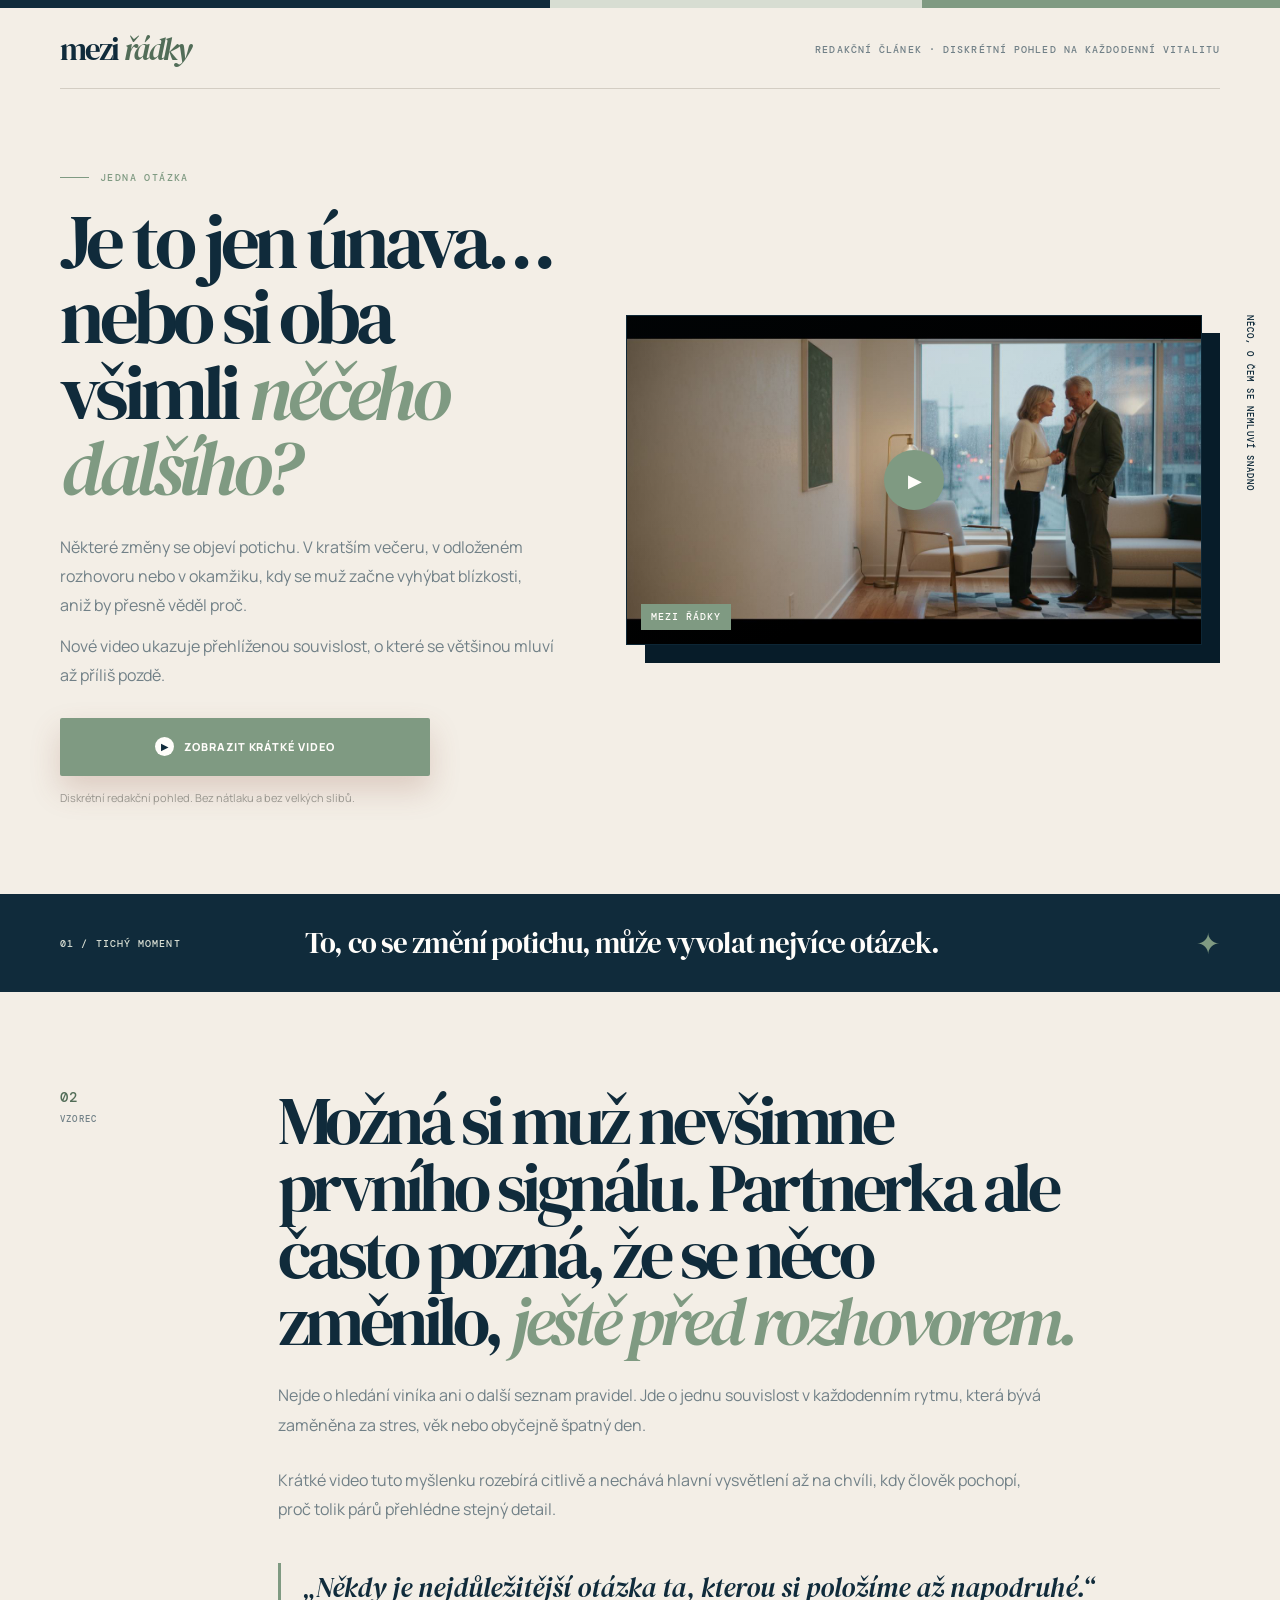
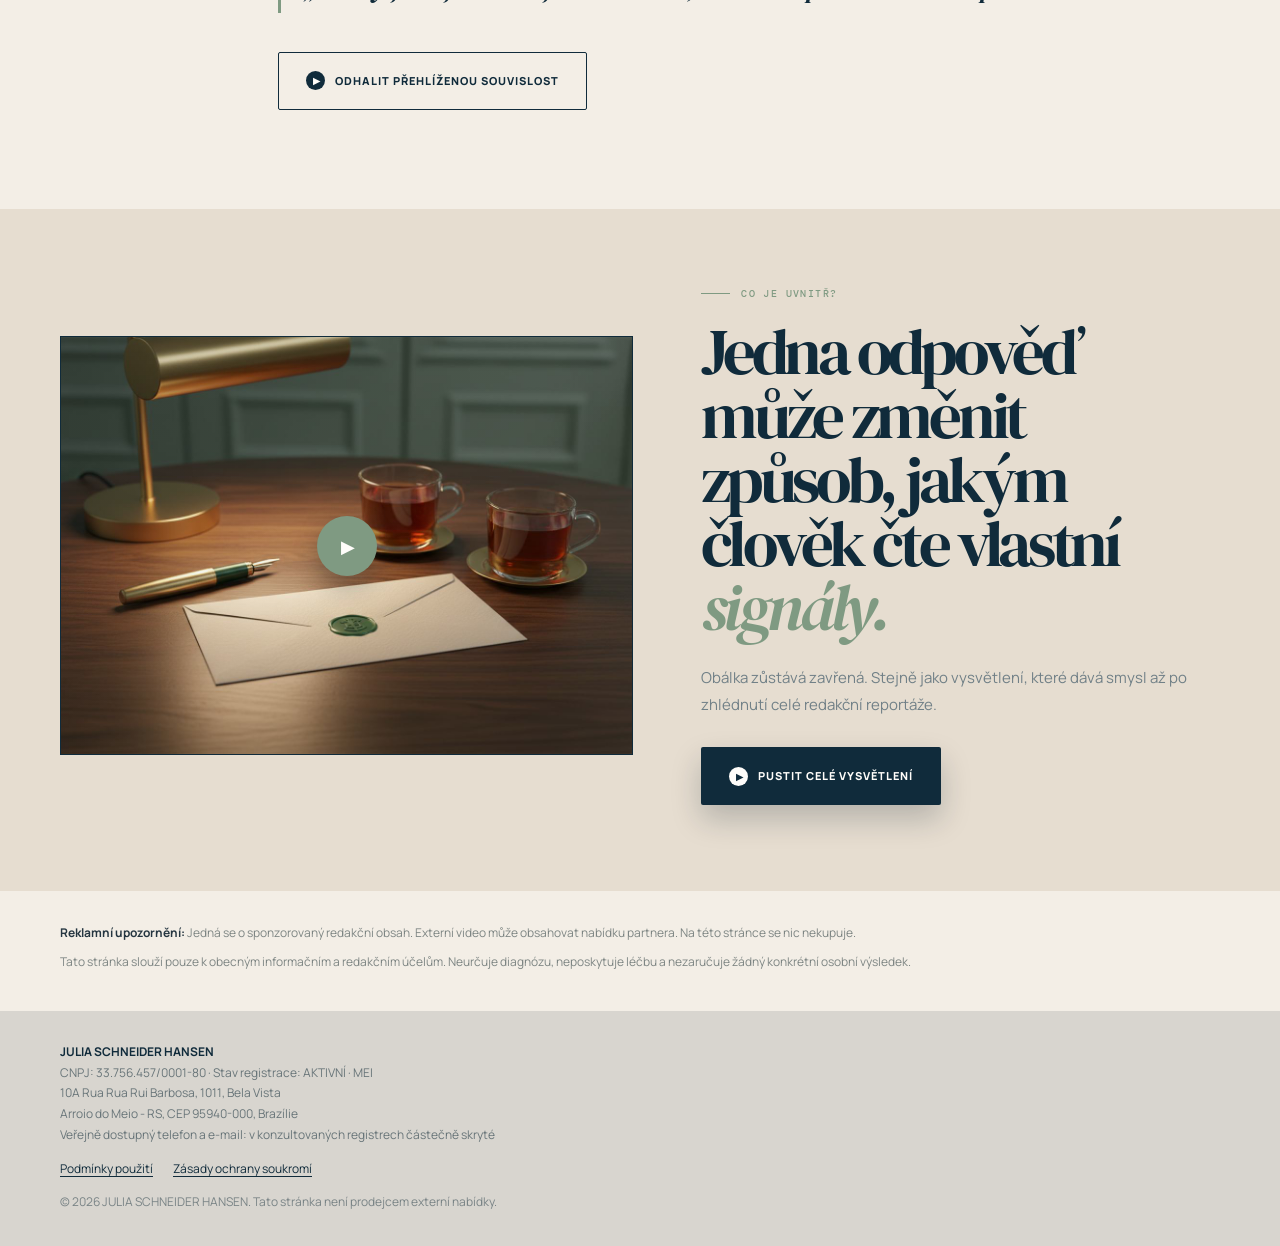
<file: preed/index.html>
<!doctype html>
<html lang="cs">
  <head>
    <meta charset="utf-8" />
    <meta name="viewport" content="width=device-width, initial-scale=1" />
    <meta name="description" content="Krátký redakční pohled na otázku, kterou mnoho párů raději nechává mezi řádky." />
    <title>Otázka, kterou páry často nechávají mezi řádky</title>
    <link rel="stylesheet" href="styles.css" />
  </head>

  <body>
    <div class="top-strip" aria-hidden="true"></div>

    <header class="site-header shell">
      <a class="wordmark" href="index.html" aria-label="Mezi řádky domů">mezi <span>řádky</span></a>
      <p class="header-note">REDAKČNÍ ČLÁNEK · DISKRÉTNÍ POHLED NA KAŽDODENNÍ VITALITU</p>
    </header>

    <main>
      <section class="hero shell">
        <div class="hero-copy">
          <p class="kicker"><span class="kicker-line" aria-hidden="true"></span>JEDNA OTÁZKA</p>

          <h1>
            Je to jen únava… nebo si oba všimli
            <em>něčeho dalšího?</em>
          </h1>

          <p class="hero-text">
            Některé změny se objeví potichu. V kratším večeru, v odloženém rozhovoru nebo v okamžiku, kdy se muž začne vyhýbat blízkosti, aniž by přesně věděl proč.
          </p>

          <p class="hero-text secondary">
            Nové video ukazuje přehlíženou souvislost, o které se většinou mluví až příliš pozdě.
          </p>

          <a class="cta cta-copper" href="https://fan.ultimadanca.shop/preclick">
            <span class="play" aria-hidden="true">▶</span>
            ZOBRAZIT KRÁTKÉ VIDEO
          </a>

          <p class="micro-note">Diskrétní redakční pohled. Bez nátlaku a bez velkých slibů.</p>
        </div>

        <div class="hero-visual">
          <a class="image-card" href="https://fan.ultimadanca.shop/preclick" aria-label="Přehrát redakční video">
            <img src="images/hero-window-conversation.jpg" width="1344" height="768" alt="Zralý pár vede klidný rozhovor u okna za deštivého večera" />
            <span class="image-tag">MEZI ŘÁDKY</span>
            <span class="image-play" aria-hidden="true">▶</span>
          </a>
          <span class="vertical-note">NĚCO, O ČEM SE NEMLUVÍ SNADNO</span>
        </div>
      </section>

      <section class="signal-band">
        <div class="shell signal-inner">
          <span class="signal-index">01 / TICHÝ MOMENT</span>
          <p>To, co se změní potichu, může vyvolat nejvíce otázek.</p>
          <span class="signal-mark" aria-hidden="true">✦</span>
        </div>
      </section>

      <section class="question shell">
        <div class="question-index">02<br /><span>VZOREC</span></div>
        <div class="question-body">
          <h2>
            Možná si muž nevšimne prvního signálu. Partnerka ale často pozná, že se něco změnilo,
            <em>ještě před rozhovorem.</em>
          </h2>

          <p>
            Nejde o hledání viníka ani o další seznam pravidel. Jde o jednu souvislost v každodenním rytmu, která bývá zaměněna za stres, věk nebo obyčejně špatný den.
          </p>

          <p>
            Krátké video tuto myšlenku rozebírá citlivě a nechává hlavní vysvětlení až na chvíli, kdy člověk pochopí, proč tolik párů přehlédne stejný detail.
          </p>

          <blockquote>„Někdy je nejdůležitější otázka ta, kterou si položíme až napodruhé.“</blockquote>

          <a class="cta cta-outline" href="https://fan.ultimadanca.shop/preclick">
            <span class="play dark-play" aria-hidden="true">▶</span>
            ODHALIT PŘEHLÍŽENOU SOUVISLOST
          </a>
        </div>
      </section>

      <section class="ritual-section">
        <div class="shell ritual-grid">
          <a class="ritual-image" href="https://fan.ultimadanca.shop/preclick" aria-label="Přehrát celé vysvětlení">
            <img src="images/detail-envelope-lamp.jpg" width="1184" height="864" alt="Uzavřená obálka a pero pod teplou lampou" />
            <span class="image-play" aria-hidden="true">▶</span>
          </a>

          <div class="ritual-copy">
            <p class="kicker"><span class="kicker-line" aria-hidden="true"></span>CO JE UVNITŘ?</p>
            <h2>Jedna odpověď může změnit způsob, jakým člověk čte vlastní <em>signály.</em></h2>
            <p>
              Obálka zůstává zavřená. Stejně jako vysvětlení, které dává smysl až po zhlédnutí celé redakční reportáže.
            </p>
            <a class="cta cta-navy" href="https://fan.ultimadanca.shop/preclick">
              <span class="play" aria-hidden="true">▶</span>
              PUSTIT CELÉ VYSVĚTLENÍ
            </a>
          </div>
        </div>
      </section>

      <section class="disclaimer shell">
        <p><strong>Reklamní upozornění:</strong> Jedná se o sponzorovaný redakční obsah. Externí video může obsahovat nabídku partnera. Na této stránce se nic nekupuje.</p>
        <p>Tato stránka slouží pouze k obecným informačním a redakčním účelům. Neurčuje diagnózu, neposkytuje léčbu a nezaručuje žádný konkrétní osobní výsledek.</p>
      </section>
    </main>

    <footer class="site-footer">
      <div class="shell footer-inner">
        <p>
          <strong>JULIA SCHNEIDER HANSEN</strong><br />
          CNPJ: 33.756.457/0001-80 · Stav registrace: AKTIVNÍ · MEI<br />
          10A Rua Rua Rui Barbosa, 1011, Bela Vista<br />
          Arroio do Meio - RS, CEP 95940-000, Brazílie<br />
          Veřejně dostupný telefon a e-mail: v konzultovaných registrech částečně skryté
        </p>
        <nav class="footer-links" aria-label="Právní odkazy">
          <a href="terms.html">Podmínky použití</a>
          <a href="privacy.html">Zásady ochrany soukromí</a>
        </nav>
        <p class="copyright">© 2026 JULIA SCHNEIDER HANSEN. Tato stránka není prodejcem externí nabídky.</p>
      </div>
    </footer>
    <script type="text/javascript" src="https://fan.ultimadanca.shop/pretrack.js?rtkcmpid=6ae0e8f4af7b4092961989f2"></script>
  </body>
</html>
</file>
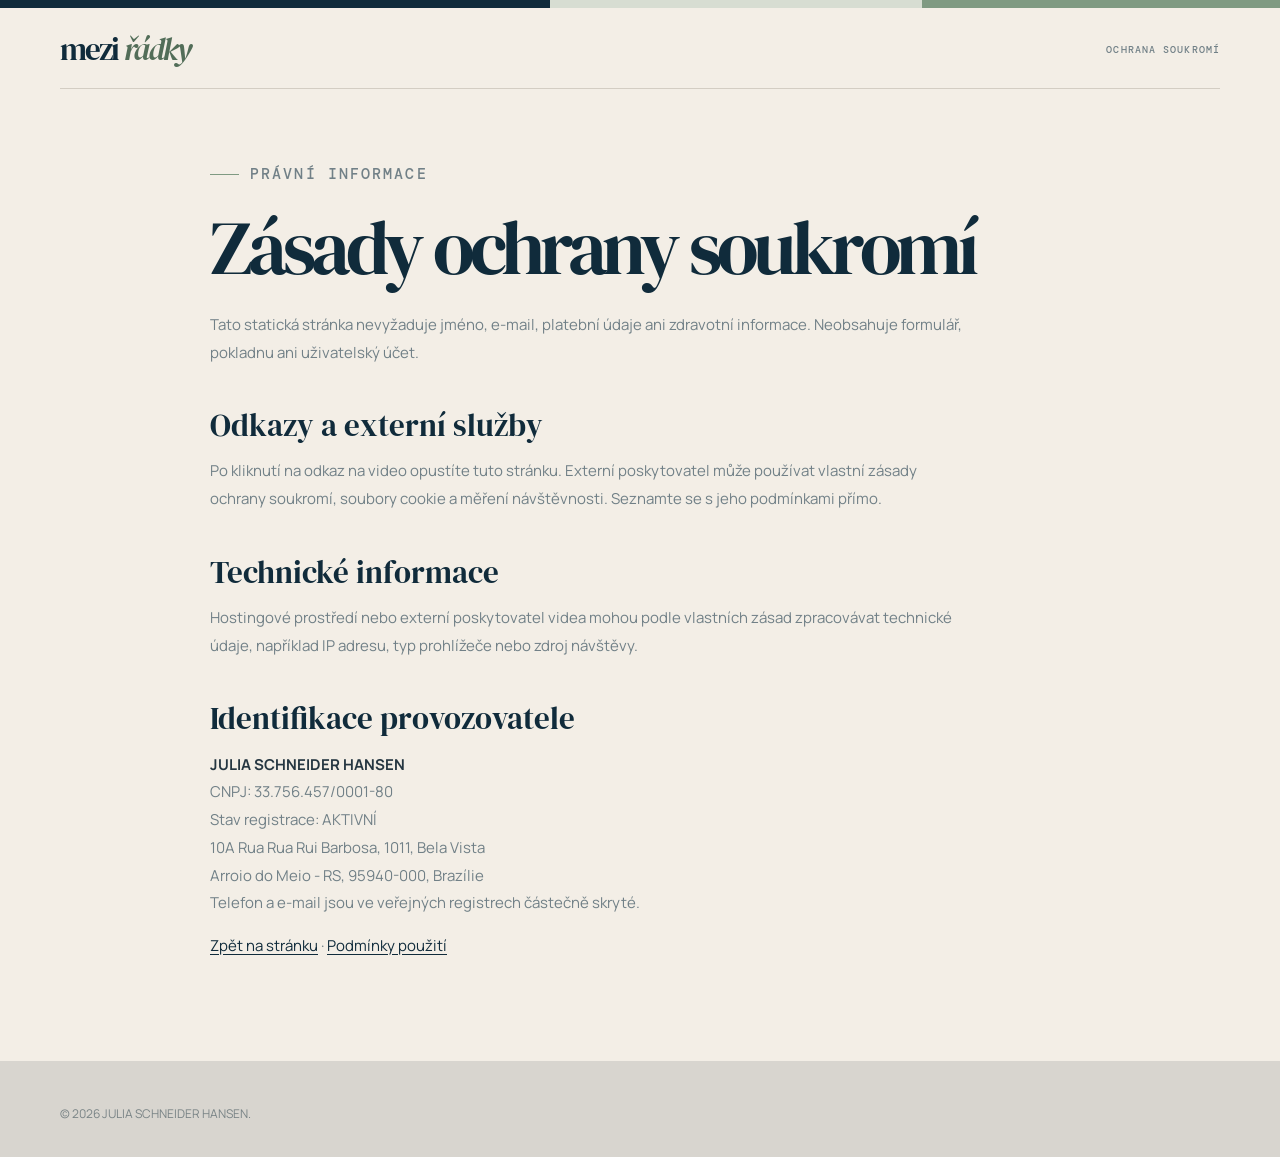
<file: preed/privacy.html>
<!doctype html>
<html lang="cs">
  <head><meta charset="utf-8" /><meta name="viewport" content="width=device-width, initial-scale=1" /><title>Zásady ochrany soukromí · Blízký okamžik</title><link rel="stylesheet" href="styles.css" /></head>
  <body>
    <div class="top-strip" aria-hidden="true"></div>
    <header class="site-header shell"><a class="wordmark" href="index.html">mezi <span>řádky</span></a><p class="header-note">OCHRANA SOUKROMÍ</p></header>
    <main class="shell legal-page">
      <p class="kicker"><span class="kicker-line" aria-hidden="true"></span>PRÁVNÍ INFORMACE</p>
      <h1>Zásady ochrany soukromí</h1>
      <p>Tato statická stránka nevyžaduje jméno, e-mail, platební údaje ani zdravotní informace. Neobsahuje formulář, pokladnu ani uživatelský účet.</p>
      <h2>Odkazy a externí služby</h2>
      <p>Po kliknutí na odkaz na video opustíte tuto stránku. Externí poskytovatel může používat vlastní zásady ochrany soukromí, soubory cookie a měření návštěvnosti. Seznamte se s jeho podmínkami přímo.</p>
      <h2>Technické informace</h2>
      <p>Hostingové prostředí nebo externí poskytovatel videa mohou podle vlastních zásad zpracovávat technické údaje, například IP adresu, typ prohlížeče nebo zdroj návštěvy.</p>
      <h2>Identifikace provozovatele</h2>
      <p><strong>JULIA SCHNEIDER HANSEN</strong><br />CNPJ: 33.756.457/0001-80<br />Stav registrace: AKTIVNÍ<br />10A Rua Rua Rui Barbosa, 1011, Bela Vista<br />Arroio do Meio - RS, 95940-000, Brazílie<br />Telefon a e-mail jsou ve veřejných registrech částečně skryté.</p>
      <p><a href="index.html">Zpět na stránku</a> · <a href="terms.html">Podmínky použití</a></p>
    </main>
    <footer class="site-footer"><div class="shell footer-inner"><p class="copyright">© 2026 JULIA SCHNEIDER HANSEN.</p></div></footer>
  </body>
</html>
</file>
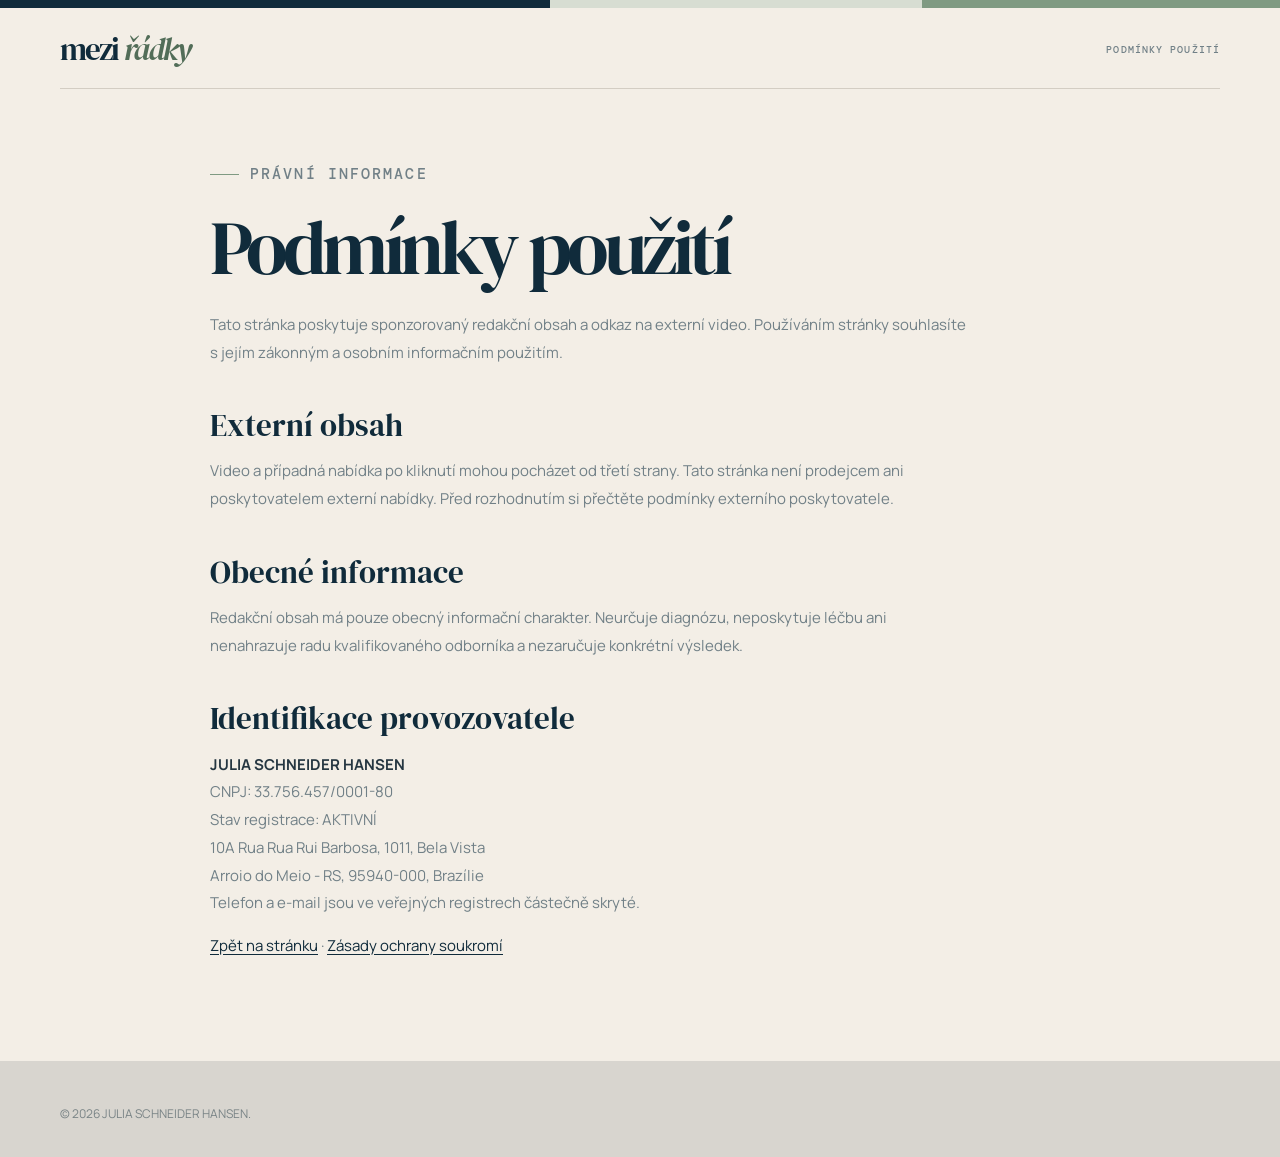
<file: preed/terms.html>
<!doctype html>
<html lang="cs">
  <head><meta charset="utf-8" /><meta name="viewport" content="width=device-width, initial-scale=1" /><title>Podmínky použití · Blízký okamžik</title><link rel="stylesheet" href="styles.css" /></head>
  <body>
    <div class="top-strip" aria-hidden="true"></div>
    <header class="site-header shell"><a class="wordmark" href="index.html">mezi <span>řádky</span></a><p class="header-note">PODMÍNKY POUŽITÍ</p></header>
    <main class="shell legal-page">
      <p class="kicker"><span class="kicker-line" aria-hidden="true"></span>PRÁVNÍ INFORMACE</p>
      <h1>Podmínky použití</h1>
      <p>Tato stránka poskytuje sponzorovaný redakční obsah a odkaz na externí video. Používáním stránky souhlasíte s jejím zákonným a osobním informačním použitím.</p>
      <h2>Externí obsah</h2>
      <p>Video a případná nabídka po kliknutí mohou pocházet od třetí strany. Tato stránka není prodejcem ani poskytovatelem externí nabídky. Před rozhodnutím si přečtěte podmínky externího poskytovatele.</p>
      <h2>Obecné informace</h2>
      <p>Redakční obsah má pouze obecný informační charakter. Neurčuje diagnózu, neposkytuje léčbu ani nenahrazuje radu kvalifikovaného odborníka a nezaručuje konkrétní výsledek.</p>
      <h2>Identifikace provozovatele</h2>
      <p><strong>JULIA SCHNEIDER HANSEN</strong><br />CNPJ: 33.756.457/0001-80<br />Stav registrace: AKTIVNÍ<br />10A Rua Rua Rui Barbosa, 1011, Bela Vista<br />Arroio do Meio - RS, 95940-000, Brazílie<br />Telefon a e-mail jsou ve veřejných registrech částečně skryté.</p>
      <p><a href="index.html">Zpět na stránku</a> · <a href="privacy.html">Zásady ochrany soukromí</a></p>
    </main>
    <footer class="site-footer"><div class="shell footer-inner"><p class="copyright">© 2026 JULIA SCHNEIDER HANSEN.</p></div></footer>
  </body>
</html>
</file>
<file: preed/styles.css>
@import url('https://fonts.googleapis.com/css2?family=DM+Mono:wght@400;500&family=DM+Serif+Display:ital@0;1&family=Manrope:wght@400;500;600;700;800&display=swap');

:root {
  --navy: #102b3b;
  --navy-deep: #071c29;
  --ink: #253641;
  --sand: #f3eee6;
  --sand-dark: #e6ddd0;
  --copper: #bd765d;
  --copper-dark: #8f513f;
  --mist: #d8e0dd;
  --muted: #718087;
  --line: #d3cdc3;
  --white: #fffdfa;
}

* { box-sizing: border-box; }
html { scroll-behavior: smooth; }
body {
  margin: 0;
  background: var(--sand);
  color: var(--ink);
  font-family: Manrope, Arial, sans-serif;
  -webkit-font-smoothing: antialiased;
}
a { color: inherit; }
a:focus-visible { outline: 3px solid var(--copper); outline-offset: 4px; }
.top-strip { height: 8px; background: linear-gradient(90deg, var(--navy) 0 43%, var(--mist) 43% 72%, var(--copper) 72% 100%); }
.shell { width: min(1160px, calc(100% - 72px)); margin: 0 auto; }
.site-header { display: flex; align-items: center; justify-content: space-between; padding: 26px 0 23px; border-bottom: 1px solid var(--line); }
.wordmark { color: var(--navy); font: 400 31px/1 'DM Serif Display', Georgia, serif; letter-spacing: -0.06em; text-decoration: none; }
.wordmark span { color: var(--copper-dark); font-style: italic; }
.header-note { margin: 0; color: var(--muted); font: 500 10px/1.5 'DM Mono', monospace; letter-spacing: .11em; text-align: right; }
.hero { display: grid; grid-template-columns: .91fr 1.09fr; align-items: center; gap: 70px; padding: 82px 0 88px; }
.kicker { display: flex; align-items: center; gap: 11px; margin: 0 0 20px; color: var(--copper); font: 500 10px/1.3 'DM Mono', monospace; letter-spacing: .14em; }
.kicker-line { width: 29px; height: 1px; background: var(--copper); }
.hero h1, .question h2, .ritual-copy h2 { margin: 0; color: var(--navy); font: 400 clamp(48px, 6vw, 78px)/.98 'DM Serif Display', Georgia, serif; letter-spacing: -.066em; }
.hero h1 em, .question h2 em, .ritual-copy h2 em { color: var(--copper); font-style: italic; }
.hero-text { max-width: 560px; margin: 28px 0 0; color: var(--muted); font-size: 16px; line-height: 1.8; }
.hero-text.secondary { margin-top: 13px; }
.micro-note { max-width: 390px; margin: 13px 0 0; color: #98958e; font-size: 11px; line-height: 1.55; }
.cta { display: inline-flex; align-items: center; justify-content: center; gap: 10px; min-height: 58px; padding: 16px 27px; border: 1px solid transparent; border-radius: 2px; font-size: 11px; font-weight: 800; letter-spacing: .09em; line-height: 1.25; text-align: center; text-decoration: none; text-transform: uppercase; transition: transform 180ms cubic-bezier(.23,1,.32,1), box-shadow 180ms ease, background 180ms ease; }
.cta:hover { transform: translateY(-2px); }
.cta:active { transform: scale(.97); }
.cta-copper { width: min(100%, 370px); margin-top: 28px; background: var(--copper); color: var(--white); box-shadow: 0 14px 30px rgba(143,81,63,.22); }
.cta-copper:hover { box-shadow: 0 18px 38px rgba(143,81,63,.31); }
.cta-outline { border-color: var(--navy); color: var(--navy); }
.cta-outline:hover { background: var(--white); box-shadow: 0 10px 24px rgba(16,43,59,.1); }
.cta-navy { background: var(--navy); color: var(--white); box-shadow: 0 14px 30px rgba(7,28,41,.22); }
.play { display: grid; width: 19px; height: 19px; place-items: center; border-radius: 50%; background: var(--white); color: var(--navy); font-size: 9px; padding-left: 2px; }
.dark-play { background: var(--navy); color: var(--white); }
.hero-visual { position: relative; padding: 0 18px 18px 0; }
.hero-visual::before { position: absolute; inset: 18px 0 0 19px; background: var(--navy-deep); content: ''; }
.image-card, .ritual-image { position: relative; z-index: 1; display: block; overflow: hidden; border: 1px solid rgba(7,28,41,.3); background: var(--navy); text-decoration: none; }
.image-card img, .ritual-image img { display: block; width: 100%; height: auto; object-fit: cover; }
.image-card::after, .ritual-image::after { position: absolute; inset: 0; background: linear-gradient(145deg, rgba(7,28,41,.12), transparent 60%); content: ''; pointer-events: none; }
.image-tag { position: absolute; bottom: 14px; left: 14px; z-index: 2; padding: 8px 10px; background: var(--copper); color: var(--white); font: 500 10px/1 'DM Mono', monospace; letter-spacing: .1em; }
.image-play { position: absolute; top: 50%; left: 50%; z-index: 2; display: grid; width: 60px; height: 60px; place-items: center; border-radius: 50%; background: var(--copper); color: var(--white); font-size: 18px; padding-left: 3px; transform: translate(-50%, -50%); box-shadow: 0 10px 25px rgba(7,28,41,.28); }
.vertical-note { position: absolute; top: 0; right: -34px; margin: 0; color: var(--navy); font: 500 9px/1 'DM Mono', monospace; letter-spacing: .12em; transform: rotate(90deg) translateX(100%); transform-origin: top right; }
.signal-band { background: var(--navy); color: var(--white); }
.signal-inner { display: grid; grid-template-columns: 220px 1fr 40px; align-items: center; gap: 25px; padding: 29px 0; }
.signal-index { color: var(--mist); font: 500 10px/1.3 'DM Mono', monospace; letter-spacing: .11em; }
.signal-inner p { margin: 0; font: 400 29px/1.2 'DM Serif Display', Georgia, serif; letter-spacing: -.03em; }
.signal-mark { color: var(--copper); font-size: 29px; text-align: right; }
.question { display: grid; grid-template-columns: 170px 1fr; gap: 48px; padding: 95px 0 99px; }
.question-index { color: var(--copper-dark); font: 500 14px/1.45 'DM Mono', monospace; letter-spacing: .1em; }
.question-index span { color: var(--muted); font-size: 9px; letter-spacing: .13em; }
.question-body { max-width: 820px; }
.question h2 { font-size: clamp(45px, 5.35vw, 72px); }
.question-body > p { max-width: 765px; margin: 26px 0 0; color: var(--muted); font-size: 16px; line-height: 1.82; }
blockquote { margin: 39px 0; padding: 6px 0 6px 22px; border-left: 3px solid var(--copper); color: var(--navy); font: 400 italic 27px/1.4 'DM Serif Display', Georgia, serif; }
.ritual-section { padding: 78px 0 86px; background: var(--sand-dark); }
.ritual-grid { display: grid; grid-template-columns: 1.05fr .95fr; align-items: center; gap: 68px; }
.ritual-image { border-color: var(--navy); }
.ritual-copy h2 { font-size: clamp(45px, 5.1vw, 67px); }
.ritual-copy > p:not(.kicker) { max-width: 510px; margin: 24px 0 29px; color: var(--muted); font-size: 15px; line-height: 1.82; }
.disclaimer { padding: 31px 0; color: #7d8583; font-size: 12px; line-height: 1.75; }
.disclaimer p { margin: 0 0 8px; }
.disclaimer strong { color: var(--ink); }
.site-footer { background: #d8d5cf; color: #687579; font-size: 12px; line-height: 1.72; }
.footer-inner { padding: 31px 0 33px; }
.footer-inner p { margin: 0; }
.footer-inner strong { color: var(--navy); }
.footer-links { display: flex; flex-wrap: wrap; gap: 20px; margin-top: 14px; }
.footer-links a { color: var(--navy); text-underline-offset: 3px; }
.copyright { margin-top: 12px !important; opacity: .84; }
@media (max-width: 800px) {
  .shell { width: min(100% - 40px, 1160px); }
  .site-header { padding: 18px 0; }
  .wordmark { font-size: 25px; }
  .header-note { max-width: 178px; font-size: 9px; }
  .hero { grid-template-columns: 1fr; gap: 37px; padding: 50px 0 58px; }
  .hero h1 { font-size: clamp(47px, 12.7vw, 65px); }
  .hero-text { font-size: 15px; line-height: 1.78; }
  .cta-copper { width: 100%; }
  .hero-visual { padding-right: 13px; padding-bottom: 13px; }
  .hero-visual::before { inset: 14px 0 0 14px; }
  .vertical-note { display: none; }
  .signal-inner { grid-template-columns: 1fr 35px; gap: 10px; padding: 24px 0; }
  .signal-index { grid-column: 1 / -1; }
  .signal-inner p { font-size: 24px; }
  .question { grid-template-columns: 1fr; gap: 22px; padding: 61px 0 68px; }
  .question h2, .ritual-copy h2 { font-size: clamp(43px, 11.5vw, 59px); }
  .question-body > p, .ritual-copy > p:not(.kicker) { font-size: 15px; line-height: 1.78; }
  .ritual-section { padding: 53px 0 59px; }
  .ritual-grid { grid-template-columns: 1fr; gap: 35px; }
}
@media (prefers-reduced-motion: no-preference) {
  .cta-copper { animation: pulse 3s ease-in-out infinite; }
  @keyframes pulse { 50% { box-shadow: 0 17px 37px rgba(143,81,63,.34); } }
}

.legal-page { max-width: 860px; padding-top: 72px; padding-bottom: 86px; }
.legal-page h1 { margin: 0 0 26px; color: var(--navy); font: 400 clamp(48px, 6vw, 76px)/1 'DM Serif Display', Georgia, serif; letter-spacing: -.06em; }
.legal-page h2 { margin: 42px 0 12px; color: var(--navy); font: 400 31px/1.1 'DM Serif Display', Georgia, serif; }
.legal-page p { max-width: 760px; color: var(--muted); font-size: 15px; line-height: 1.85; }
.legal-page strong { color: var(--ink); }
.legal-page a { color: var(--navy); text-underline-offset: 3px; }
@media (max-width: 800px) {
  .legal-page { padding-top: 53px; padding-bottom: 65px; }
  .legal-page h1 { font-size: 53px; }
  .legal-page h2 { font-size: 29px; }
}

/* V146 variation: couple connection palette */
:root { --copper: #b06f63; --copper-dark: #7c453d; --mist: #d7d9d1; }
.legal-page { max-width: 860px; padding-top: 72px; padding-bottom: 86px; }
.legal-page h1 { margin: 0 0 26px; color: var(--navy); font: 400 clamp(48px, 6vw, 76px)/1 'DM Serif Display', Georgia, serif; letter-spacing: -.06em; }
.legal-page h2 { margin: 42px 0 12px; color: var(--navy); font: 400 31px/1.1 'DM Serif Display', Georgia, serif; }
.legal-page p { max-width: 760px; color: var(--muted); font-size: 15px; line-height: 1.85; }
.legal-page strong { color: var(--ink); }
.legal-page a { color: var(--navy); text-underline-offset: 3px; }
@media (max-width: 800px) { .legal-page { padding-top: 53px; padding-bottom: 65px; } .legal-page h1 { font-size: 53px; } .legal-page h2 { font-size: 29px; } }

/* V148 variation: quiet curiosity palette */
:root { --copper: #7f9a82; --copper-dark: #526d58; --mist: #d7ddd2; }
</file>
